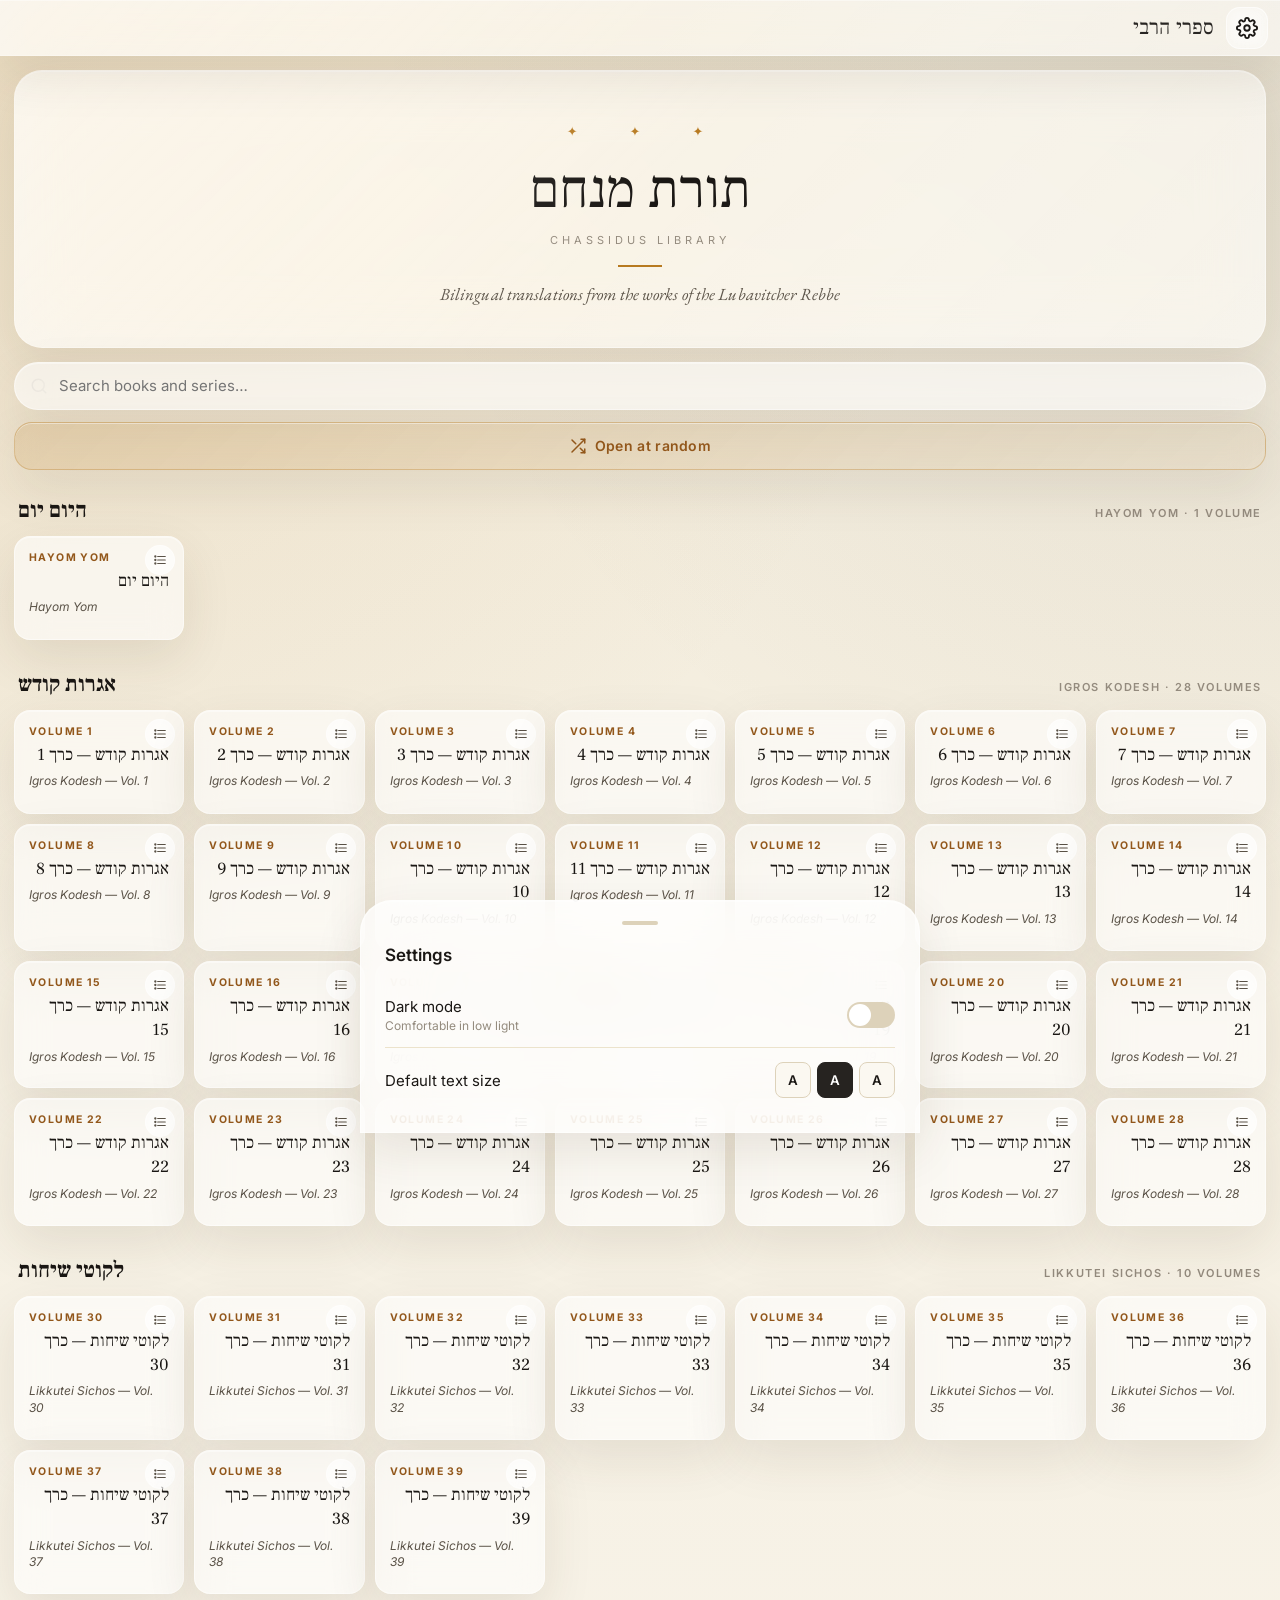
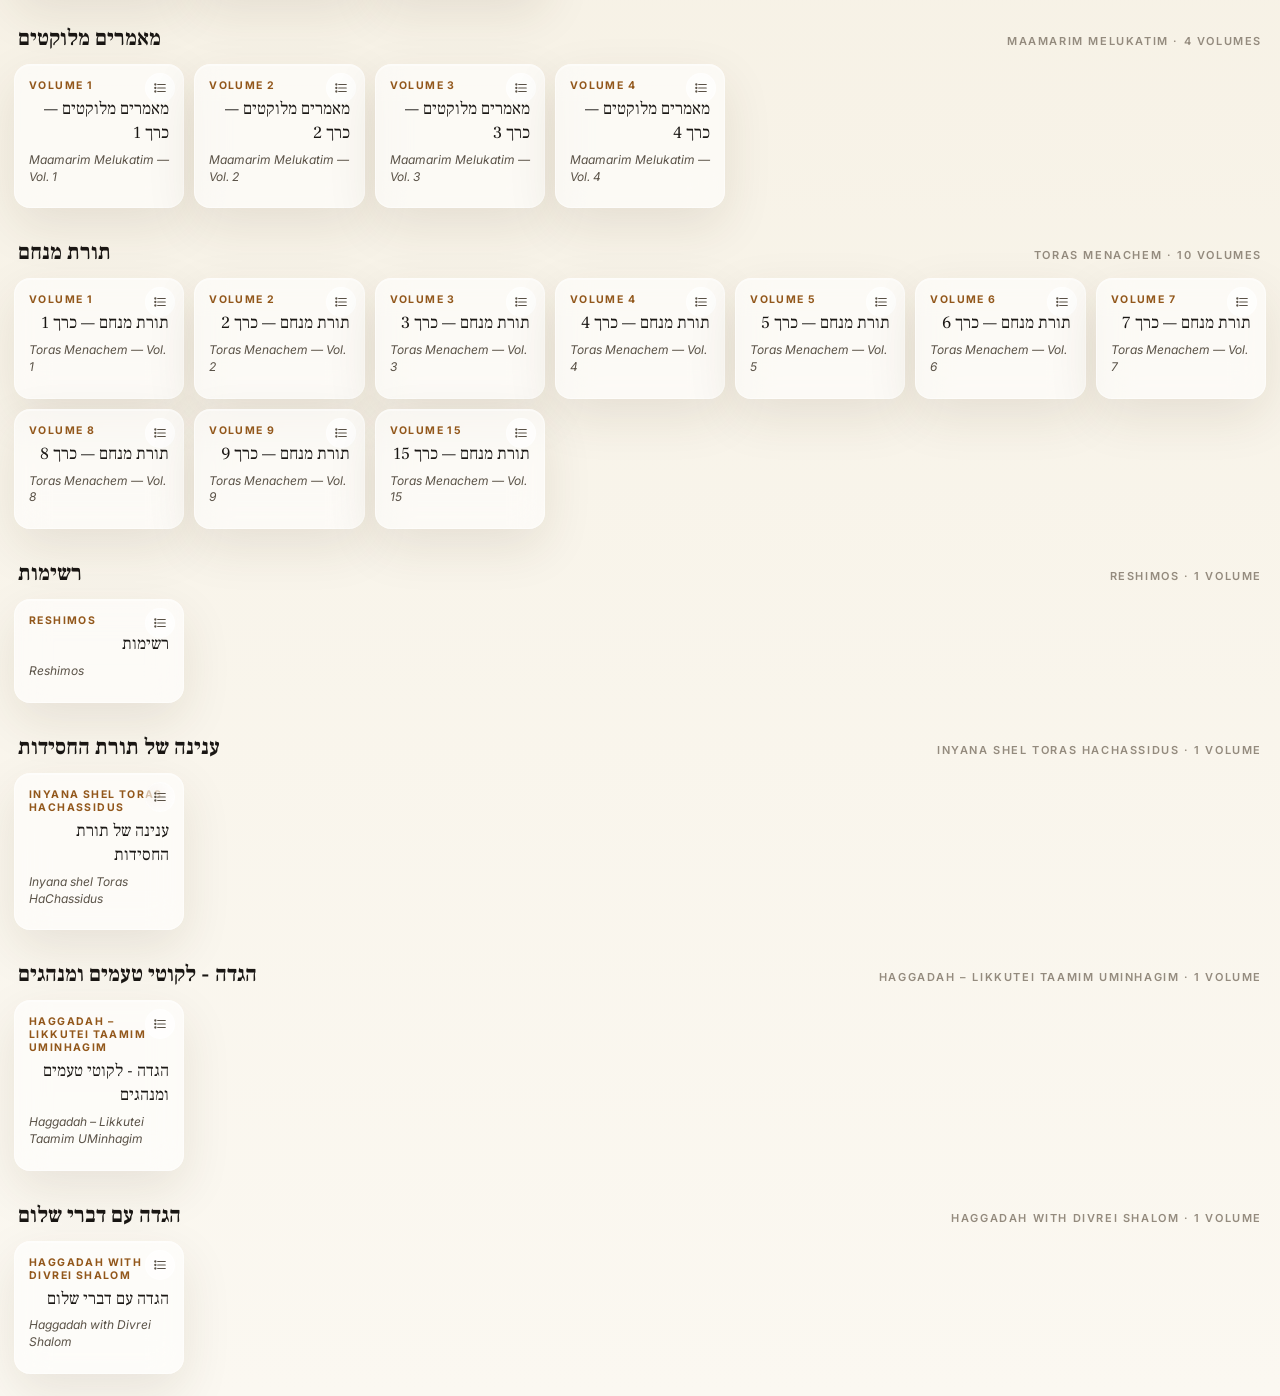
<file: index.html>
<!DOCTYPE html>
<html lang="en" data-dark="0" data-fs="md">
<head>
<meta charset="UTF-8">
<meta name="viewport" content="width=device-width,initial-scale=1.0,viewport-fit=cover">
<meta name="theme-color" content="#262320">
<title>Chassidus Library</title>
<meta name="description" content="Bilingual English / Hebrew translations of the works of the Lubavitcher Rebbe — Hayom Yom, Igros Kodesh, Likkutei Sichos, Maamarim Melukatim, Toras Menachem, and more.">
<link rel="preconnect" href="https://fonts.googleapis.com">
<link rel="preconnect" href="https://fonts.gstatic.com" crossorigin>
<link href="https://fonts.googleapis.com/css2?family=Frank+Ruhl+Libre:wght@400;700&family=EB+Garamond:ital,wght@0,400;0,600;1,400&family=Inter:wght@400;500;600&display=swap" rel="stylesheet">
<link rel="stylesheet" href="./assets/design.css">
</head>
<body>

<div class="ab">
  <div class="ab-title ab-title-he">ספרי הרבי</div>
  <button class="ab-btn" id="btn-set" aria-label="Settings">
    <svg viewBox="0 0 24 24"><circle cx="12" cy="12" r="3"/><path d="M19.4 15a1.65 1.65 0 0 0 .33 1.82l.06.06a2 2 0 0 1-2.83 2.83l-.06-.06a1.65 1.65 0 0 0-1.82-.33 1.65 1.65 0 0 0-1 1.51V21a2 2 0 0 1-4 0v-.09A1.65 1.65 0 0 0 9 19.4a1.65 1.65 0 0 0-1.82.33l-.06.06a2 2 0 0 1-2.83-2.83l.06-.06A1.65 1.65 0 0 0 4.68 15a1.65 1.65 0 0 0-1.51-1H3a2 2 0 0 1 0-4h.09A1.65 1.65 0 0 0 4.6 9a1.65 1.65 0 0 0-.33-1.82l-.06-.06a2 2 0 0 1 2.83-2.83l.06.06A1.65 1.65 0 0 0 9 4.68a1.65 1.65 0 0 0 1-1.51V3a2 2 0 0 1 4 0v.09a1.65 1.65 0 0 0 1 1.51 1.65 1.65 0 0 0 1.82-.33l.06-.06a2 2 0 0 1 2.83 2.83l-.06.06A1.65 1.65 0 0 0 19.4 9a1.65 1.65 0 0 0 1.51 1H21a2 2 0 0 1 0 4h-.09a1.65 1.65 0 0 0-1.51 1z"/></svg>
  </button>
</div>

<div class="hero">
  <div class="hero-orn">✦ &nbsp; ✦ &nbsp; ✦</div>
  <div class="hero-he">תורת מנחם</div>
  <div class="hero-en">Chassidus Library</div>
  <div class="hero-rule"></div>
  <div class="hero-sub">Bilingual translations from the works of the Lubavitcher Rebbe</div>
</div>

<div class="lsearch">
  <input id="lsearch" type="search" placeholder="Search books and series…" autocomplete="off">
</div>

<button class="rand-btn" id="rand-btn">
  <svg viewBox="0 0 24 24"><path d="M16 3h5v5"/><path d="M4 20L21 3"/><path d="M21 16v5h-5"/><path d="M15 15l6 6"/><path d="M4 4l5 5"/></svg>
  Open at random
</button>

<div id="shelf" class="shelf"></div>

<div id="library">
  <div class="loading"><div class="spinner"></div></div>
</div>

<!-- Settings sheet -->
<div id="ssheet">
  <div class="sbdrop"></div>
  <div class="spanel">
    <div class="shandle"></div>
    <div class="stitle">Settings</div>
    <div class="srow">
      <div class="slbl">Dark mode<small>Comfortable in low light</small></div>
      <button class="tswitch" id="dark-tog" aria-label="Dark mode"></button>
    </div>
    <div class="srow">
      <div class="slbl">Default text size</div>
      <div class="fsctrl">
        <button class="fsbtn" data-fs="sm">A</button>
        <button class="fsbtn on" data-fs="md">A</button>
        <button class="fsbtn" data-fs="lg">A</button>
      </div>
    </div>
  </div>
</div>

<script src="./assets/home.js"></script>
</body>
</html>
</file>
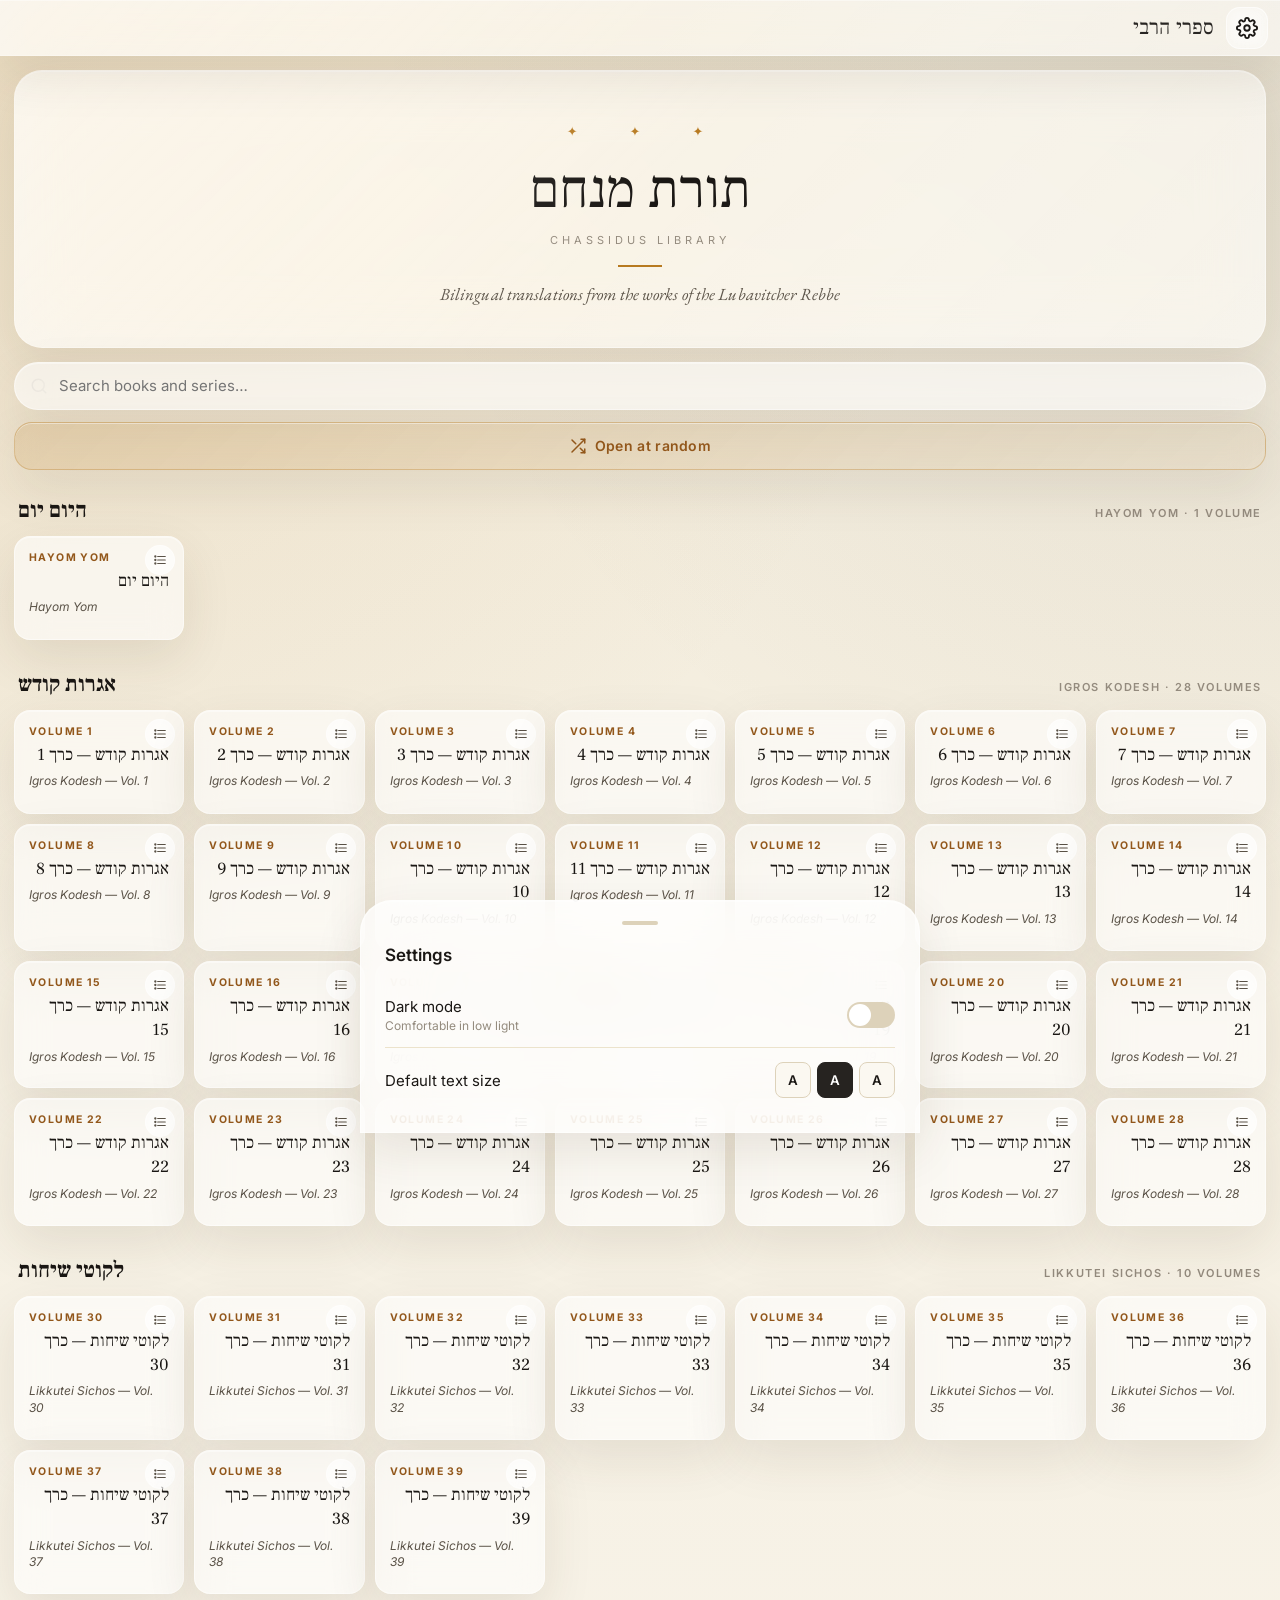
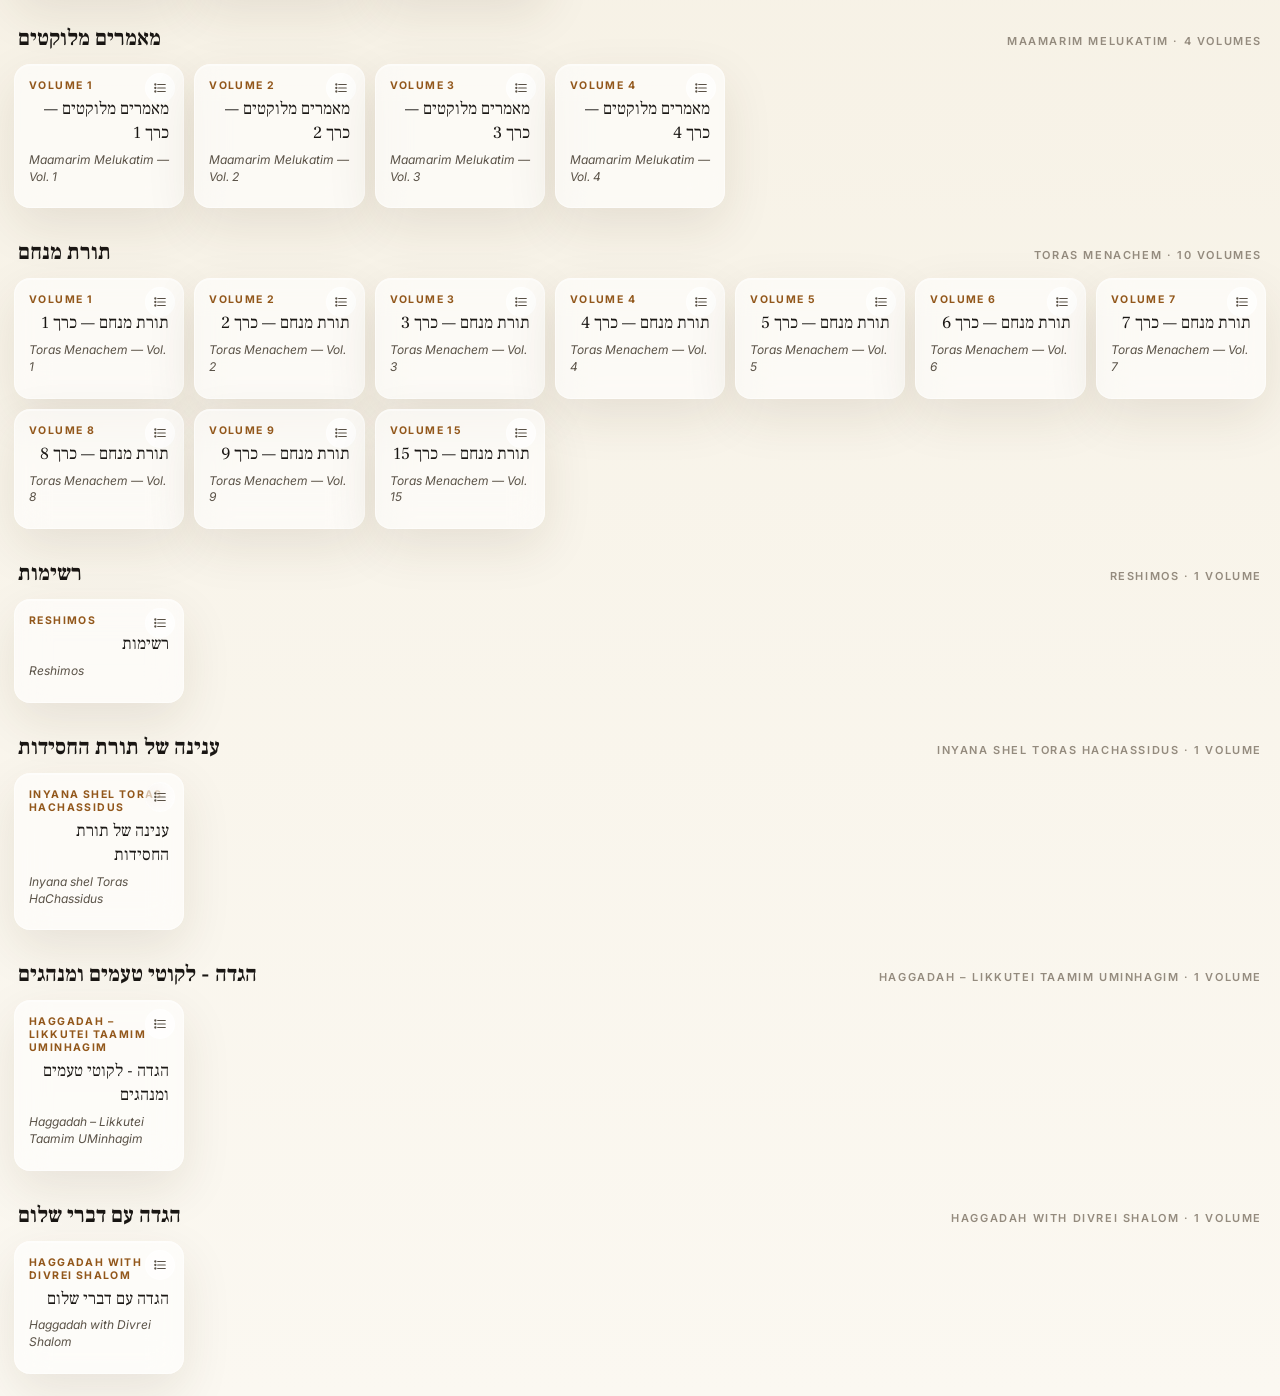
<file: reader.html>
<!DOCTYPE html>
<html lang="en" data-dark="0" data-fs="md">
<head>
<meta charset="UTF-8">
<meta name="viewport" content="width=device-width,initial-scale=1.0,viewport-fit=cover">
<meta name="theme-color" content="#262320">
<title>Reader — Chassidus Library</title>
<link rel="preconnect" href="https://fonts.googleapis.com">
<link rel="preconnect" href="https://fonts.gstatic.com" crossorigin>
<link href="https://fonts.googleapis.com/css2?family=Frank+Ruhl+Libre:wght@400;700&family=EB+Garamond:ital,wght@0,400;0,600;1,400&family=Inter:wght@400;500;600&display=swap" rel="stylesheet">
<link rel="stylesheet" href="./assets/design.css">
</head>
<body>

<div class="ab">
  <button class="ab-btn" id="btn-back" aria-label="Back">
    <svg viewBox="0 0 24 24"><polyline points="15 18 9 12 15 6"/></svg>
  </button>
  <div class="ab-title" id="abtitle">Loading…</div>
  <button class="ab-btn" id="toc-btn" aria-label="Contents" hidden>
    <svg viewBox="0 0 24 24"><line x1="8" y1="6" x2="21" y2="6"/><line x1="8" y1="12" x2="21" y2="12"/><line x1="8" y1="18" x2="21" y2="18"/><circle cx="4" cy="6" r="1"/><circle cx="4" cy="12" r="1"/><circle cx="4" cy="18" r="1"/></svg>
  </button>
  <button class="ab-btn" id="btn-share" aria-label="Share">
    <svg viewBox="0 0 24 24"><circle cx="18" cy="5" r="3"/><circle cx="6" cy="12" r="3"/><circle cx="18" cy="19" r="3"/><line x1="8.59" y1="13.51" x2="15.42" y2="17.49"/><line x1="15.41" y1="6.51" x2="8.59" y2="10.49"/></svg>
  </button>
  <button class="ab-btn" id="btn-set" aria-label="Settings">
    <svg viewBox="0 0 24 24"><circle cx="12" cy="12" r="3"/><path d="M19.4 15a1.65 1.65 0 0 0 .33 1.82l.06.06a2 2 0 0 1-2.83 2.83l-.06-.06a1.65 1.65 0 0 0-1.82-.33 1.65 1.65 0 0 0-1 1.51V21a2 2 0 0 1-4 0v-.09A1.65 1.65 0 0 0 9 19.4a1.65 1.65 0 0 0-1.82.33l-.06.06a2 2 0 0 1-2.83-2.83l.06-.06A1.65 1.65 0 0 0 4.68 15a1.65 1.65 0 0 0-1.51-1H3a2 2 0 0 1 0-4h.09A1.65 1.65 0 0 0 4.6 9a1.65 1.65 0 0 0-.33-1.82l-.06-.06a2 2 0 0 1 2.83-2.83l.06.06A1.65 1.65 0 0 0 9 4.68a1.65 1.65 0 0 0 1-1.51V3a2 2 0 0 1 4 0v.09a1.65 1.65 0 0 0 1 1.51 1.65 1.65 0 0 0 1.82-.33l.06-.06a2 2 0 0 1 2.83 2.83l-.06.06A1.65 1.65 0 0 0 19.4 9a1.65 1.65 0 0 0 1.51 1H21a2 2 0 0 1 0 4h-.09a1.65 1.65 0 0 0-1.51 1z"/></svg>
  </button>
</div>

<div class="pbar"><div class="pfill" id="pfill"></div></div>

<div class="tbar">
  <div class="vtoggle">
    <button class="seg-btn" data-m="he">עברית</button>
    <button class="seg-btn on" data-m="both">Bilingual</button>
    <button class="seg-btn" data-m="en">English</button>
  </div>
</div>

<div class="rsbar">
  <input id="sinp" type="search" placeholder="Search in this book…" autocomplete="off">
</div>
<div class="rs-hits" id="rs-hits" style="display:none"></div>

<div class="cscroll">
  <div class="cinner" id="content">
    <div class="loading"><div class="spinner"></div></div>
  </div>
</div>

<!-- Settings sheet -->
<div id="ssheet">
  <div class="sbdrop"></div>
  <div class="spanel">
    <div class="shandle"></div>
    <div class="stitle">Reading Settings</div>
    <div class="srow">
      <div class="slbl">Dark mode<small>Comfortable in low light</small></div>
      <button class="tswitch" id="dark-tog" aria-label="Dark mode"></button>
    </div>
    <div class="srow">
      <div class="slbl">Side-by-side layout<small>Hebrew and English in two columns (wider screens)</small></div>
      <button class="tswitch" id="side-tog" aria-label="Side-by-side"></button>
    </div>
    <div class="srow">
      <div class="slbl">Text size</div>
      <div class="fsctrl">
        <button class="fsbtn" data-fs="sm">A</button>
        <button class="fsbtn on" data-fs="md">A</button>
        <button class="fsbtn" data-fs="lg">A</button>
      </div>
    </div>
  </div>
</div>

<!-- TOC drawer -->
<div id="tocsheet">
  <div class="sbdrop"></div>
  <div class="toc-panel">
    <div class="toc-hd">
      <div>
        <div class="ttl" id="toc-title">Contents</div>
        <div class="meta" id="toc-meta"></div>
      </div>
      <button class="ab-btn" id="toc-close" aria-label="Close" style="margin-left:auto">
        <svg viewBox="0 0 24 24"><line x1="18" y1="6" x2="6" y2="18"/><line x1="6" y1="6" x2="18" y2="18"/></svg>
      </button>
    </div>
    <div class="toc-mode" id="toc-mode" hidden>
      <button data-tv="grid" class="on">Grid</button>
      <button data-tv="list">List</button>
    </div>
    <div class="toc-search"><input id="toc-q" type="search" placeholder="Filter contents…" autocomplete="off"></div>
    <div class="toc-list" id="toc-list"></div>
  </div>
</div>

<div id="toast"></div>

<script src="./assets/reader.js"></script>
</body>
</html>
</file>
<file: assets/design.css>
/* Chassidus Library — design system lifted from kuntres-umayaan */
:root {
  --bg:#FBF8F1; --bg-soft:#F2EBDA; --surface:#FFFFFF; --surface-he:#F7F1DE;
  --line:#DDD2BA; --line-soft:#ECE3CC;
  --ink:#1A1714; --ink-2:#5A5247; --ink-3:#948B7E; --ink-inv:#FFFFFF;
  --primary:#262320; --primary-soft:rgba(38,35,32,.06);
  --accent:#B7791F; --accent-deep:#92571B; --accent-soft:rgba(183,121,31,.1);
  --glass:rgba(255,255,255,.58); --glass-strong:rgba(255,255,255,.78);
  --glass-he:rgba(247,241,222,.82); --glass-border:rgba(255,255,255,.45);
  --glass-edge:rgba(255,255,255,.60);
  --glass-shadow:0 18px 50px rgba(73,53,20,.10), inset 0 1px 0 rgba(255,255,255,.42);
  --glass-shine:linear-gradient(135deg, rgba(255,255,255,.35) 0%, transparent 50%, rgba(255,255,255,.08) 100%);
  --f-he:'Frank Ruhl Libre',serif; --f-en:'EB Garamond',Georgia,serif; --f-ui:'Inter',system-ui,sans-serif;
  --sz-he:18px; --sz-en:16.5px; --lh-he:2.0; --lh-en:1.85;
  --bar:56px; --nav:64px; --rmd:10px;
}
[data-dark="1"] {
  --bg:#13110E; --bg-soft:#1B1813; --surface:#1B1813; --surface-he:#1F1A12;
  --line:#2E2A22; --line-soft:#25221C;
  --ink:#F0EAD8; --ink-2:#B0A696; --ink-3:#7E7565;
  --primary:#1F1B17; --primary-soft:rgba(255,255,255,.05);
  --accent:#DAA751; --accent-deep:#B7791F; --accent-soft:rgba(218,167,81,.12);
  --glass:rgba(31,27,23,.6); --glass-strong:rgba(31,27,23,.82);
  --glass-he:rgba(33,27,19,.84); --glass-border:rgba(255,255,255,.08);
  --glass-edge:rgba(255,255,255,.04);
  --glass-shadow:0 20px 60px rgba(0,0,0,.34), inset 0 1px 0 rgba(255,255,255,.06);
  --glass-shine:linear-gradient(135deg, rgba(255,255,255,.08) 0%, transparent 50%, rgba(255,255,255,.03) 100%);
}
[data-fs="sm"]{--sz-he:15.5px;--sz-en:14px;--lh-he:1.9;--lh-en:1.78}
[data-fs="lg"]{--sz-he:21px;--sz-en:18.5px;--lh-he:2.15;--lh-en:1.95}

*,*::before,*::after{box-sizing:border-box;margin:0;padding:0}
html{scroll-behavior:smooth}
body{font-family:var(--f-ui);background:
radial-gradient(circle at top left, rgba(183,121,31,.14), transparent 30%),
radial-gradient(circle at top right, rgba(38,35,32,.08), transparent 28%),
linear-gradient(180deg, var(--bg-soft), var(--bg));
color:var(--ink);min-height:100dvh;-webkit-font-smoothing:antialiased;touch-action:manipulation}
a{color:inherit;text-decoration:none}

/* app bar */
.ab{height:var(--bar);background:var(--glass);backdrop-filter:blur(26px) saturate(160%);-webkit-backdrop-filter:blur(26px) saturate(160%);color:var(--ink);display:flex;align-items:center;padding:0 12px;gap:8px;border-bottom:1px solid var(--glass-border);box-shadow:var(--glass-shadow);position:sticky;top:0;z-index:50}
.ab::before{content:'';position:absolute;inset:0;background:var(--glass-shine);pointer-events:none}
.ab-btn{width:42px;height:42px;border:1px solid var(--glass-edge);background:rgba(255,255,255,.14);backdrop-filter:blur(8px);color:inherit;cursor:pointer;border-radius:14px;display:flex;align-items:center;justify-content:center;transition:background .2s,transform .2s;position:relative;flex-shrink:0}
.ab-btn:active{background:rgba(255,255,255,.22);transform:scale(.92)}
.ab-btn svg{width:22px;height:22px;stroke:currentColor;fill:none;stroke-width:2;stroke-linecap:round;stroke-linejoin:round}
.ab-title{flex:1;font-size:16px;font-weight:600;padding:0 4px;white-space:nowrap;overflow:hidden;text-overflow:ellipsis;letter-spacing:.1px}
.ab-title-he{font-family:var(--f-he);font-size:21px;direction:rtl;font-weight:400}
.tm-badge{display:inline-flex;align-items:center;font-size:10px;font-weight:700;text-transform:uppercase;letter-spacing:.8px;padding:3px 10px;border-radius:999px;background:var(--accent);color:#fff;margin-left:8px;vertical-align:middle}

/* hero */
.hero{position:relative;background:var(--glass);backdrop-filter:blur(30px) saturate(150%);padding:52px 24px 42px;text-align:center;border:1px solid var(--glass-border);box-shadow:var(--glass-shadow);margin:14px;border-radius:28px;overflow:hidden}
.hero::before{content:'';position:absolute;inset:0;background:var(--glass-shine);pointer-events:none}
.hero-orn{font-size:13px;color:var(--accent);letter-spacing:10px;margin-bottom:16px}
.hero-he{font-family:var(--f-he);font-size:42px;line-height:1.3;direction:rtl;color:var(--ink);margin-bottom:8px;font-weight:400}
.hero-en{font-size:11px;letter-spacing:4px;text-transform:uppercase;color:var(--ink-3);margin-bottom:18px}
.hero-rule{width:44px;height:1.5px;background:var(--accent);margin:0 auto 16px}
.hero-sub{font-family:var(--f-en);font-style:italic;font-size:17px;color:var(--ink-2);letter-spacing:.1px}

/* library search */
.lsearch{margin:0 14px 12px;position:relative}
.lsearch input{width:100%;height:48px;border:1px solid var(--glass-border);background:var(--glass);backdrop-filter:blur(18px);border-radius:24px;padding:0 18px 0 44px;font-size:15px;font-family:var(--f-ui);color:var(--ink);outline:none;box-shadow:var(--glass-shadow)}
.lsearch input:focus{border-color:var(--accent)}
.lsearch::before{content:'';position:absolute;left:16px;top:50%;width:18px;height:18px;transform:translateY(-50%);background-image:url("data:image/svg+xml;utf8,<svg xmlns='http://www.w3.org/2000/svg' viewBox='0 0 24 24' fill='none' stroke='%23948B7E' stroke-width='2' stroke-linecap='round' stroke-linejoin='round'><circle cx='11' cy='11' r='8'/><line x1='21' y1='21' x2='16.65' y2='16.65'/></svg>");background-repeat:no-repeat;background-size:contain;pointer-events:none}

/* continue reading shelf */
.shelf{margin:6px 14px 18px}
.shelf-hd{font-size:11px;text-transform:uppercase;letter-spacing:1.6px;color:var(--ink-3);font-weight:700;padding:8px 4px}
.shelf-row{display:flex;gap:12px;overflow-x:auto;padding-bottom:8px;scrollbar-width:none}
.shelf-row::-webkit-scrollbar{display:none}
.shelf-card{flex-shrink:0;width:220px;background:var(--glass-strong);backdrop-filter:blur(20px);border:1px solid rgba(183,121,31,.28);border-radius:18px;padding:14px;cursor:pointer;display:flex;flex-direction:column;gap:6px;box-shadow:var(--glass-shadow);transition:transform .15s}
.shelf-card:active{transform:scale(.97)}
.shelf-card .lbl{font-size:10.5px;text-transform:uppercase;letter-spacing:1.3px;color:var(--accent-deep);font-weight:700}
[data-dark="1"] .shelf-card .lbl{color:var(--accent)}
.shelf-card .he{font-family:var(--f-he);font-size:18px;direction:rtl;text-align:right;color:var(--ink)}
.shelf-card .en{font-size:12px;color:var(--ink-2);font-style:italic}
.shelf-card .pbar{height:3px;background:var(--line-soft);border-radius:2px;overflow:hidden;margin-top:4px}
.shelf-card .pfill{height:100%;background:var(--accent);border-radius:2px}

/* series sections + cards */
.series{margin:0 14px 22px}
.series-hd{display:flex;align-items:baseline;justify-content:space-between;padding:8px 4px 12px;gap:12px}
.series-hd .he{font-family:var(--f-he);font-size:22px;direction:rtl;color:var(--ink);font-weight:700}
.series-hd .en{font-size:11px;text-transform:uppercase;letter-spacing:1.6px;color:var(--ink-3);font-weight:600}
.bgrid{display:grid;grid-template-columns:repeat(auto-fill,minmax(170px,1fr));gap:10px}
.bcard{background:var(--glass);backdrop-filter:blur(16px);border:1px solid var(--glass-border);border-radius:16px;padding:14px;cursor:pointer;display:flex;flex-direction:column;gap:6px;box-shadow:var(--glass-shadow);transition:transform .15s,background .15s;color:inherit;min-height:104px}
.bcard:active{transform:scale(.97);background:var(--primary-soft)}
.bcard .vol{font-size:10.5px;text-transform:uppercase;letter-spacing:1.4px;color:var(--accent-deep);font-weight:700}
[data-dark="1"] .bcard .vol{color:var(--accent)}
.bcard .he{font-family:var(--f-he);font-size:17px;direction:rtl;text-align:right;color:var(--ink);line-height:1.4}
.bcard .en{font-size:12px;color:var(--ink-2);font-style:italic;line-height:1.4}
.bcard .pfill-mini{height:2px;background:var(--accent);border-radius:1px;margin-top:auto;width:0;transition:width .2s}
.bcard{position:relative}
.bcard .toc-link{position:absolute;top:8px;right:8px;width:30px;height:30px;border-radius:50%;background:rgba(255,255,255,.5);backdrop-filter:blur(10px);border:1px solid var(--glass-border);display:flex;align-items:center;justify-content:center;color:var(--ink-2);transition:background .15s,color .15s,transform .12s;z-index:2}
[data-dark="1"] .bcard .toc-link{background:rgba(255,255,255,.06)}
.bcard .toc-link:active{transform:scale(.88);background:var(--accent);color:#fff}
.bcard .toc-link svg{width:14px;height:14px;stroke:currentColor;fill:none;stroke-width:2;stroke-linecap:round;stroke-linejoin:round}

/* reader view toggle */
.tbar{padding:12px 14px 10px}
.vtoggle{display:flex;background:var(--glass);backdrop-filter:blur(20px) saturate(150%);border-radius:24px;padding:4px;border:1px solid var(--glass-border);max-width:420px;margin:0 auto;box-shadow:var(--glass-shadow)}
.seg-btn{flex:1;border:none;border-radius:18px;padding:10px;font-size:13px;font-weight:600;font-family:var(--f-ui);cursor:pointer;background:transparent;color:var(--ink-3);transition:all .25s;letter-spacing:.1px}
.seg-btn.on{background:linear-gradient(180deg, rgba(255,255,255,.85), rgba(255,255,255,.42));color:var(--primary);box-shadow:0 10px 24px rgba(73,53,20,.12), inset 0 1px 0 rgba(255,255,255,.7);font-weight:700}
[data-dark="1"] .seg-btn.on{background:linear-gradient(180deg, rgba(218,167,81,.38), rgba(218,167,81,.18));color:var(--accent)}

/* progress bar */
.pbar{height:2px;background:var(--line-soft);position:sticky;top:var(--bar);z-index:40}
.pfill{height:100%;background:var(--accent);transition:width .18s;width:0}

/* search input in reader */
.rsbar{padding:0 14px 10px}
.rsbar input{width:100%;height:40px;border-radius:20px;border:1px solid var(--glass-border);background:var(--glass);backdrop-filter:blur(16px);padding:0 16px;font-size:14px;color:var(--ink);outline:none;font-family:var(--f-ui)}
.rsbar input:focus{border-color:var(--accent)}
.rsbar.empty{display:none}
.rs-hits{margin:0 14px;background:var(--glass);backdrop-filter:blur(16px);border:1px solid var(--glass-border);border-radius:16px;max-height:50vh;overflow-y:auto;padding:6px 0}
.rs-hit{padding:10px 16px;border-bottom:1px solid var(--line-soft);cursor:pointer;font-family:var(--f-en);font-size:13.5px;color:var(--ink-2);line-height:1.5}
.rs-hit:last-child{border-bottom:none}
.rs-hit:active{background:var(--primary-soft)}
.rs-hit mark{background:var(--accent-soft);color:inherit;padding:0 2px;border-radius:2px;font-weight:600}
.rs-hit .he{font-family:var(--f-he);direction:rtl;text-align:right;font-size:14px;color:var(--ink-2);margin-top:3px}

/* content scroll */
.cscroll{padding:14px 14px 80px}
.cinner{max-width:760px;margin:0 auto}

/* pair */
.pair{position:relative;background:var(--glass-strong);backdrop-filter:blur(26px) saturate(150%);border-radius:20px;border:1px solid var(--glass-border);overflow:hidden;margin-bottom:18px;box-shadow:var(--glass-shadow);animation:fadeUp .35s ease both}
.pair::before{content:'';position:absolute;inset:0;background:var(--glass-shine);pointer-events:none;border-radius:inherit}
.he-p{direction:rtl;text-align:right;font-family:var(--f-he);font-size:var(--sz-he);line-height:var(--lh-he);background:var(--glass-he);padding:18px 22px;color:var(--ink)}
.he-p p{margin:0}.he-p p+p{margin-top:.55em;padding-top:.55em;border-top:1px solid rgba(183,121,31,.18)}
.psep{position:relative;height:0}
.psep::after{content:'';position:absolute;left:22px;right:22px;top:0;border-top:1px dashed rgba(183,121,31,.45)}
.en-p{font-family:var(--f-en);font-size:var(--sz-en);line-height:var(--lh-en);padding:18px 22px 26px;color:var(--ink);text-align:justify;hyphens:auto;background:rgba(255,255,255,.22)}
.en-p p{margin:0}.en-p p+p{margin-top:.6em}
.en-p em{font-style:italic}
.en-p strong{font-weight:700}
.he-p em,.he-p strong{font-style:normal;font-weight:inherit}

.m-he .en-p,.m-he .psep,.m-he .bm-btn{display:none}
.m-en .he-p,.m-en .psep{display:none}

/* side-by-side layout (only meaningful when both languages visible) */
@media(min-width:760px){
  .m-side .pair{display:grid;grid-template-columns:1fr 1fr;align-items:stretch}
  .m-side .he-p{border-right:1px solid rgba(183,121,31,.22);background:var(--glass-he)}
  [data-dark="1"] .m-side .he-p{border-right-color:rgba(218,167,81,.16)}
  .m-side .psep{display:none}
  .m-side .en-p{background:rgba(255,255,255,.18)}
  .m-side .cinner{max-width:1100px}
  /* gentle paragraph-pairing hint: subtle hover sync */
  .m-side .pair:hover .he-p{background:var(--glass-he);filter:brightness(1.02)}
  .m-side .pair:hover .en-p{filter:brightness(1.02)}
}
.m-side.m-he .pair,.m-side.m-en .pair{display:block}

/* paragraph link button (next to bookmark) */
.lk-btn{position:absolute;bottom:10px;right:50px;width:34px;height:34px;border-radius:50%;border:1px solid var(--glass-border);background:var(--glass);backdrop-filter:blur(14px);cursor:pointer;display:flex;align-items:center;justify-content:center;opacity:0;transition:opacity .2s,transform .15s,background .15s;box-shadow:0 8px 18px rgba(0,0,0,.08);z-index:2}
.lk-btn svg{width:14px;height:14px;stroke:var(--ink-3);fill:none;stroke-width:2;stroke-linecap:round;stroke-linejoin:round}
.lk-btn:active{transform:scale(.86)}
.pair:hover .lk-btn{opacity:1}
@media(hover:none){.lk-btn{opacity:.6}}
.m-he .lk-btn{display:none}
.m-side .lk-btn{bottom:10px;right:50px}

/* deep-link highlight */
.pair.flash{box-shadow:0 0 0 3px var(--accent),var(--glass-shadow);transition:box-shadow .4s}

/* TOC drawer */
#toc-btn[hidden]{display:none!important}

#tocsheet{position:fixed;inset:0;z-index:210;pointer-events:none}
#tocsheet.open{pointer-events:all}
#tocsheet .sbdrop{position:absolute;inset:0;background:rgba(0,0,0,.5);opacity:0;transition:opacity .3s}
#tocsheet.open .sbdrop{opacity:1}
.toc-panel{position:absolute;top:0;bottom:0;right:0;width:min(460px,92vw);background:var(--glass-strong);backdrop-filter:blur(30px) saturate(160%);border-left:1px solid var(--glass-border);box-shadow:var(--glass-shadow);transform:translateX(100%);transition:transform .3s cubic-bezier(.4,0,.2,1);display:flex;flex-direction:column}
#tocsheet.open .toc-panel{transform:translateX(0)}
.toc-hd{padding:20px 22px 14px;border-bottom:1px solid var(--line-soft);display:flex;align-items:center;gap:10px}
.toc-hd .ttl{flex:1;font-size:15px;font-weight:700;color:var(--ink)}
.toc-hd .meta{font-size:11px;color:var(--ink-3);text-transform:uppercase;letter-spacing:1.2px;margin-top:2px;font-weight:600}
.toc-search{padding:10px 22px 6px;border-bottom:1px solid var(--line-soft)}
.toc-search input{width:100%;height:36px;border-radius:18px;border:1px solid var(--glass-border);background:var(--glass);padding:0 14px;font-size:13.5px;color:var(--ink);outline:none;font-family:var(--f-ui)}
.toc-search input:focus{border-color:var(--accent)}
.toc-mode{display:flex;gap:4px;padding:8px 22px 0;background:transparent}
.toc-mode button{flex:1;border:none;border-radius:14px;padding:7px;font-size:11.5px;font-weight:600;background:var(--glass);color:var(--ink-2);cursor:pointer;border:1px solid var(--glass-border);font-family:var(--f-ui)}
.toc-mode button.on{background:var(--accent);color:#fff;border-color:transparent}
[data-dark="1"] .toc-mode button.on{color:var(--bg)}

/* grid view for short numeric headings */
.toc-grid{display:grid;grid-template-columns:repeat(auto-fill,minmax(56px,1fr));gap:8px;padding:12px 22px 24px}
.toc-chip{aspect-ratio:1/1;display:flex;flex-direction:column;align-items:center;justify-content:center;background:var(--glass);border:1px solid var(--glass-border);border-radius:14px;cursor:pointer;color:var(--ink);font-family:var(--f-he);font-size:18px;line-height:1;transition:transform .12s,background .15s;text-decoration:none;padding:6px}
.toc-chip:active{transform:scale(.94)}
.toc-chip.current{background:linear-gradient(135deg,rgba(183,121,31,.28),rgba(183,121,31,.12));border-color:rgba(183,121,31,.5);font-weight:700}
.toc-chip .en{font-family:var(--f-en);font-size:10px;color:var(--ink-3);margin-top:2px;font-style:italic}
.toc-chip.read::after{content:'';position:absolute;width:5px;height:5px;border-radius:50%;background:var(--accent)}
.toc-chip{position:relative}
.toc-list{flex:1;overflow-y:auto;padding:8px 0 24px}
.toc-item{display:block;padding:10px 22px;cursor:pointer;border-left:3px solid transparent;transition:background .15s,border-color .15s;color:inherit}
.toc-item:hover{background:var(--primary-soft)}
.toc-item.current{border-left-color:var(--accent);background:rgba(183,121,31,.08)}
.toc-item .he{font-family:var(--f-he);direction:rtl;text-align:right;font-size:16px;color:var(--ink);line-height:1.4}
.toc-item .en{font-size:11.5px;color:var(--ink-3);font-style:italic;margin-top:2px;letter-spacing:.4px}
.toc-item.lvl-1{font-weight:700}
.toc-item.lvl-1 .he{font-size:19px}
.toc-item.lvl-2{padding-left:22px}
.toc-item.lvl-3{padding-left:36px}
.toc-item.lvl-3 .he{font-size:14px}

/* random button on home */
.rand-btn{display:flex;align-items:center;justify-content:center;gap:8px;margin:0 14px 18px;padding:14px;border-radius:18px;background:linear-gradient(135deg,rgba(183,121,31,.18),rgba(183,121,31,.06));backdrop-filter:blur(16px);border:1px solid rgba(183,121,31,.32);cursor:pointer;font-size:14px;color:var(--accent-deep);font-family:var(--f-ui);font-weight:600;letter-spacing:.3px;box-shadow:var(--glass-shadow);transition:transform .15s,background .2s;width:calc(100% - 28px)}
[data-dark="1"] .rand-btn{color:var(--accent)}
.rand-btn:active{transform:scale(.98)}
.rand-btn svg{width:18px;height:18px;stroke:currentColor;fill:none;stroke-width:2;stroke-linecap:round;stroke-linejoin:round}

/* chapter heading */
.ch-head{text-align:center;padding:24px 12px 12px;margin:8px 0 18px;position:relative}
.ch-head::after{content:'';position:absolute;left:50%;bottom:0;transform:translateX(-50%);width:48px;height:1.5px;background:var(--accent)}
.ch-he-lbl{font-family:var(--f-he);font-size:24px;direction:rtl;color:var(--ink);font-weight:700;letter-spacing:.5px}
.ch-en-lbl{font-family:var(--f-en);font-size:11.5px;font-style:italic;color:var(--ink-3);margin-top:5px;letter-spacing:1.6px;text-transform:uppercase}
.ch-head.h1 .ch-he-lbl{font-size:30px}
.ch-head.h3 .ch-he-lbl{font-size:20px}

/* bookmark button */
.bm-btn{position:absolute;bottom:10px;right:10px;width:34px;height:34px;border-radius:50%;border:1px solid var(--glass-border);background:var(--glass);backdrop-filter:blur(14px);cursor:pointer;display:flex;align-items:center;justify-content:center;opacity:0;transition:opacity .2s,transform .15s,background .15s;box-shadow:0 8px 18px rgba(0,0,0,.08);z-index:2}
.bm-btn svg{width:14px;height:14px;stroke:var(--ink-3);fill:none;stroke-width:2;transition:all .2s}
.bm-btn.on svg{stroke:var(--accent-deep);fill:var(--accent-deep)}
[data-dark="1"] .bm-btn.on svg{stroke:var(--accent);fill:var(--accent)}
.bm-btn:active{transform:scale(.86)}
.pair:hover .bm-btn,.bm-btn.on{opacity:1}
@media(hover:none){.bm-btn{opacity:.6}}

/* settings sheet */
#ssheet{position:fixed;inset:0;z-index:200;pointer-events:none}
#ssheet.open{pointer-events:all}
.sbdrop{position:absolute;inset:0;background:rgba(0,0,0,.5);opacity:0;transition:opacity .3s}
#ssheet.open .sbdrop{opacity:1}
.spanel{position:absolute;bottom:0;left:0;right:0;background:var(--glass-strong);backdrop-filter:blur(30px) saturate(160%);border:1px solid var(--glass-border);border-radius:32px 32px 0 0;padding:20px 24px calc(20px + env(safe-area-inset-bottom));transform:translateY(100%);transition:transform .35s cubic-bezier(.4,0,.2,1);box-shadow:var(--glass-shadow);max-width:560px;margin:0 auto;left:0;right:0}
#ssheet.open .spanel{transform:translateY(0)}
.shandle{width:36px;height:4px;background:var(--line);border-radius:2px;margin:0 auto 20px}
.stitle{font-size:17px;font-weight:600;margin-bottom:18px;color:var(--ink)}
.srow{display:flex;align-items:center;justify-content:space-between;padding:14px 0;border-bottom:1px solid var(--line-soft)}
.srow:last-child{border-bottom:none}
.slbl{font-size:15px;color:var(--ink)}
.slbl small{display:block;font-size:12px;color:var(--ink-3);margin-top:2px}
.tswitch{width:48px;height:26px;border-radius:13px;background:var(--line);position:relative;cursor:pointer;transition:background .2s;border:none}
.tswitch.on{background:var(--primary)}
[data-dark="1"] .tswitch.on{background:var(--accent)}
.tswitch::after{content:'';position:absolute;width:22px;height:22px;border-radius:50%;background:#fff;top:2px;left:2px;transition:transform .2s}
.tswitch.on::after{transform:translateX(22px)}
.fsctrl{display:flex;gap:6px}
.fsbtn{width:36px;height:36px;border-radius:8px;border:1px solid var(--line);background:var(--bg);color:var(--ink);font-weight:600;cursor:pointer;font-family:var(--f-ui)}
.fsbtn.on{background:var(--primary);color:#fff;border-color:var(--primary)}

/* toast */
#toast{position:fixed;bottom:24px;left:50%;transform:translateX(-50%) translateY(8px);background:var(--ink);color:var(--bg);padding:10px 22px;border-radius:22px;font-size:14px;z-index:500;opacity:0;transition:opacity .2s,transform .2s;pointer-events:none;box-shadow:0 4px 16px rgba(0,0,0,.18)}
#toast.show{opacity:1;transform:translateX(-50%) translateY(0)}

/* footnotes */
sup.fn-ref{color:var(--accent-deep);font-size:.7em;font-weight:600;padding:0 1px}
[data-dark="1"] sup.fn-ref{color:var(--accent)}

/* empty state */
.empty{text-align:center;padding:80px 24px;color:var(--ink-3);font-family:var(--f-en);font-style:italic;font-size:16px;line-height:1.7}
.loading{text-align:center;padding:80px 24px;color:var(--ink-3)}
.spinner{display:inline-block;width:24px;height:24px;border:2px solid var(--line);border-top-color:var(--accent);border-radius:50%;animation:spin .8s linear infinite}
@keyframes spin{to{transform:rotate(360deg)}}
@keyframes fadeUp{from{opacity:0;transform:translateY(8px)}to{opacity:1;transform:translateY(0)}}

@media(min-width:600px){
  .hero-he{font-size:54px}
  .he-p,.en-p{padding:20px 26px}.psep::after{left:26px;right:26px}
}
@media print{
  .ab,#ssheet,#toast,.pbar,.tbar,.bm-btn,.rsbar,.rs-hits{display:none!important}
  body{height:auto!important;overflow:auto!important}
  .pair{break-inside:avoid;page-break-inside:avoid}
}
</file>
